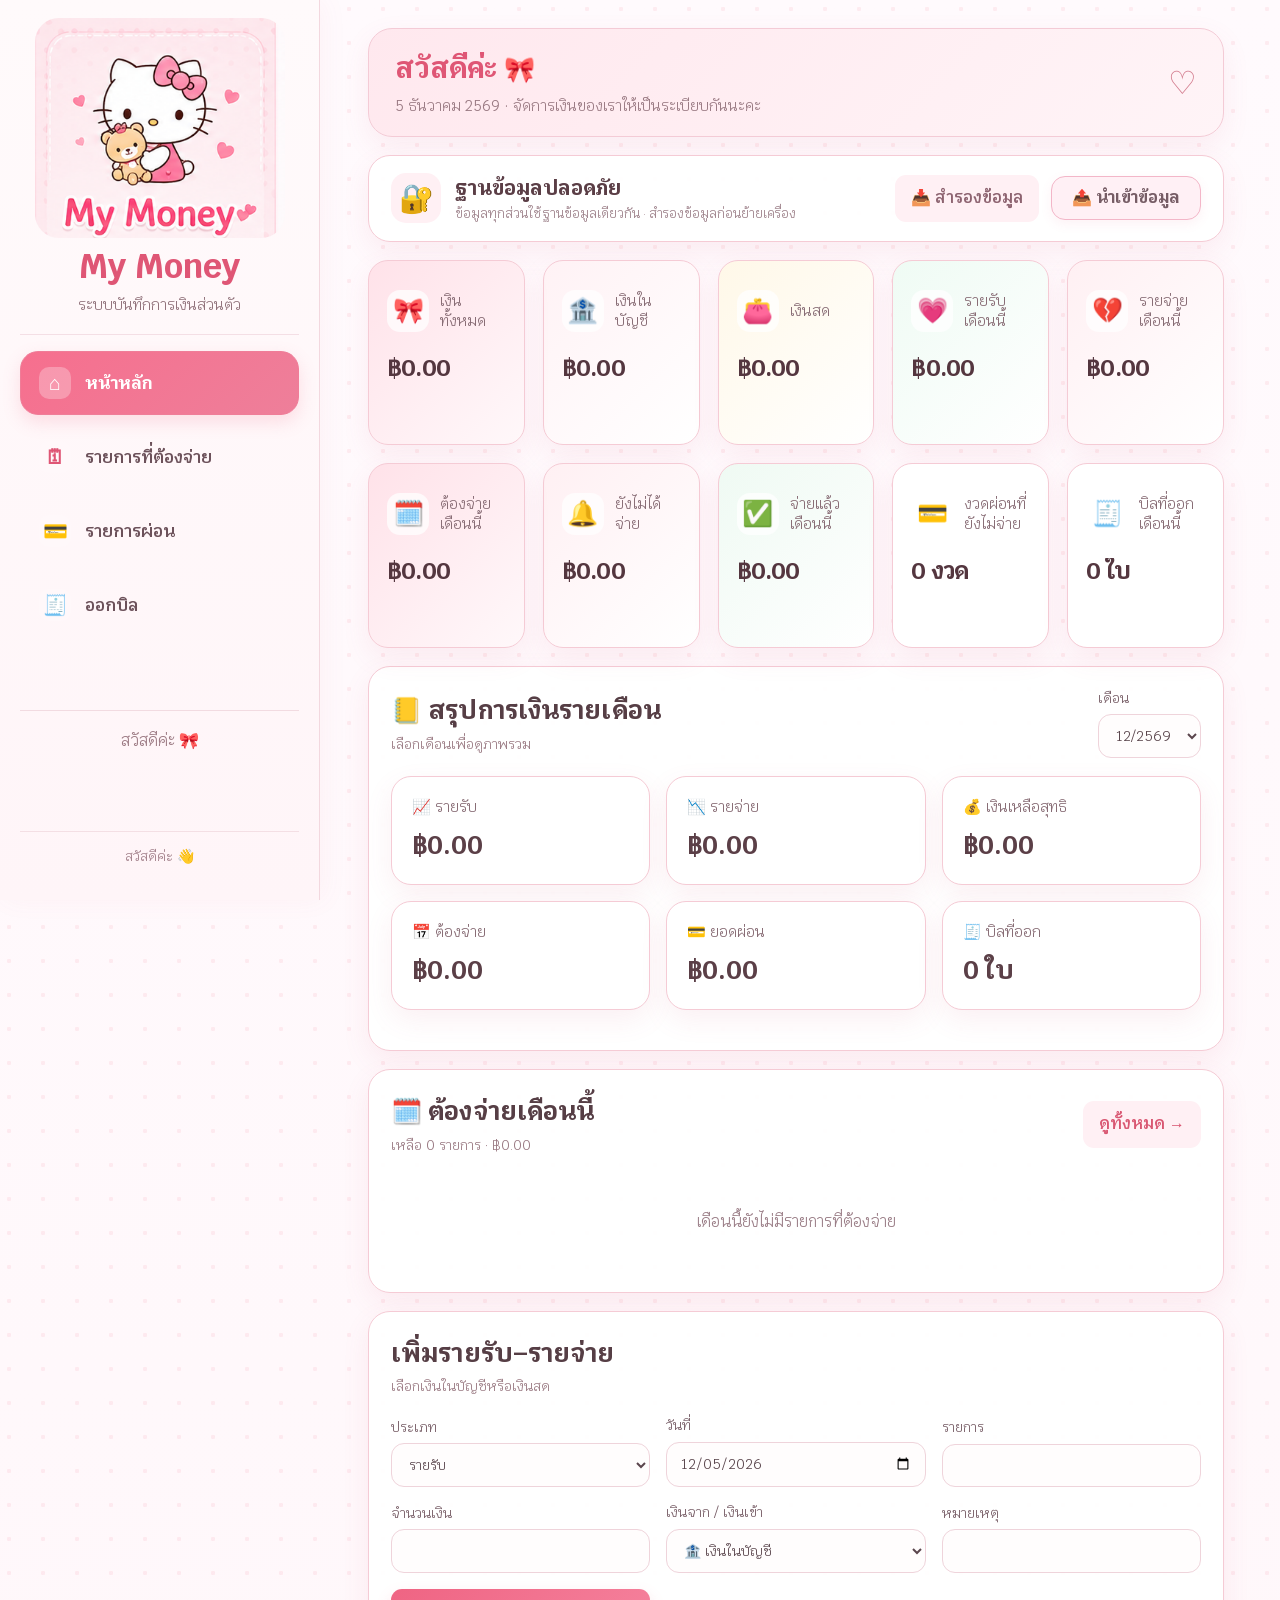
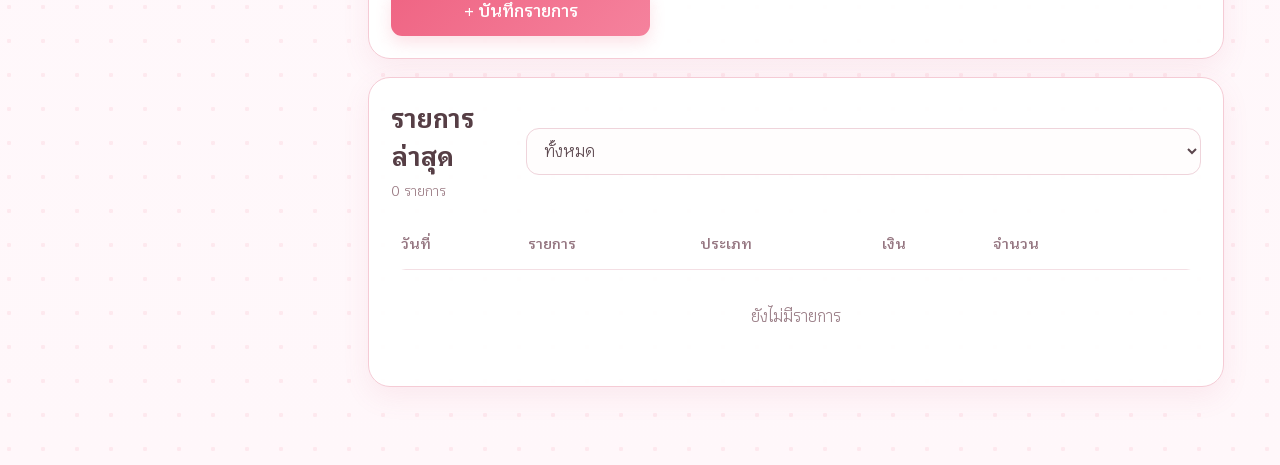
<file: index.html>
<!doctype html><html lang="th"><head><meta charset="UTF-8"><meta name="viewport" content="width=device-width,initial-scale=1"><title>My Money - หน้าหลัก</title><link rel="stylesheet" href="style.css"><link rel="manifest" href="manifest.webmanifest"><meta name="theme-color" content="#ef6f8b"></head><body><header class="topbar">
  <div class="brand">
    <img src="kitty-sidebar.png" alt="" class="brand-kitty">
    <h1>My Money</h1>
    <p>ระบบบันทึกการเงินส่วนตัว</p>
  </div>
  <nav>
    <a class="active" href="index.html"><span class="nav-icon">⌂</span><span>หน้าหลัก</span></a>
    <a href="due.html"><span class="nav-icon">🗓</span><span>รายการที่ต้องจ่าย</span></a>
    <a href="installments.html"><span class="nav-icon">💳</span><span>รายการผ่อน</span></a>
    <a href="invoice.html"><span class="nav-icon">🧾</span><span>ออกบิล</span></a>
  </nav>
  <div class="sidebar-footer">สวัสดีค่ะ <span>🎀</span></div>
</header><main class="container"><section class="page-head">
  <div>
    <h2>สวัสดีค่ะ <span>🎀</span></h2>
    <p id="todayLabel">วันนี้จัดการเงินของเราให้เป็นระเบียบกันนะคะ</p>
  </div>
  <div class="page-head-heart">♡</div>
</section><section class="panel backup-panel"><div class="backup-copy"><div class="backup-lock">🔐</div><div><strong>ฐานข้อมูลปลอดภัย</strong><div class="note">ข้อมูลทุกส่วนใช้ฐานข้อมูลเดียวกัน · สำรองข้อมูลก่อนย้ายเครื่อง</div></div></div><div class="backup-actions"><button class="undo-btn" onclick="mmBackup()">📥 สำรองข้อมูล</button><label class="restore-picker">📤 นำเข้าข้อมูล<input id="restoreFile" type="file" accept="application/json,.json" aria-label="เลือกไฟล์สำรองข้อมูล"></label></div></section><section class="cards dashboard-cards">
<div class="card balance"><span class="card-label"><i>🎀</i>เงินทั้งหมด</span><strong id="bal">฿0.00</strong></div>
<div class="card bank"><span class="card-label"><i>🏦</i>เงินในบัญชี</span><strong id="bank">฿0.00</strong></div>
<div class="card cash"><span class="card-label"><i>👛</i>เงินสด</span><strong id="cash">฿0.00</strong></div>
<div class="card income"><span class="card-label"><i>💗</i>รายรับเดือนนี้</span><strong id="inc">฿0.00</strong></div>
<div class="card expense"><span class="card-label"><i>💔</i>รายจ่ายเดือนนี้</span><strong id="exp">฿0.00</strong></div>
</section>
<section class="cards dashboard-cards">
<div class="card due"><span class="card-label"><i>🗓️</i>ต้องจ่ายเดือนนี้</span><strong id="dueTotal">฿0.00</strong></div>
<div class="card remaining"><span class="card-label"><i>🔔</i>ยังไม่ได้จ่าย</span><strong id="dueRemaining">฿0.00</strong></div>
<div class="card paid"><span class="card-label"><i>✅</i>จ่ายแล้วเดือนนี้</span><strong id="duePaid">฿0.00</strong></div>
<div class="card"><span class="card-label"><i>💳</i>งวดผ่อนที่ยังไม่จ่าย</span><strong id="installmentRemaining">0 งวด</strong></div>
<div class="card"><span class="card-label"><i>🧾</i>บิลที่ออกเดือนนี้</span><strong id="invoiceCount">0 ใบ</strong></div>
</section><section class="panel"><div class="panel-title row"><div><h2>📒 สรุปการเงินรายเดือน</h2><p>เลือกเดือนเพื่อดูภาพรวม</p></div><label style="max-width:190px">เดือน<select id="monthSummary"></select></label></div>
<div class="cards monthly-summary">
<div class="card"><span>📈 รายรับ</span><strong id="monthIncome">฿0.00</strong></div>
<div class="card"><span>📉 รายจ่าย</span><strong id="monthExpense">฿0.00</strong></div>
<div class="card"><span>💰 เงินเหลือสุทธิ</span><strong id="monthNet">฿0.00</strong></div>
<div class="card"><span>📅 ต้องจ่าย</span><strong id="monthDue">฿0.00</strong></div>
<div class="card"><span>💳 ยอดผ่อน</span><strong id="monthInstallment">฿0.00</strong></div>
<div class="card"><span>🧾 บิลที่ออก</span><strong id="monthInvoices">0 ใบ</strong></div>
</div></section>
<section class="panel" id="homeDuePanel"><div class="panel-title row"><div><h2>🗓️ ต้องจ่ายเดือนนี้</h2><p id="homeDueSubtitle">รายการที่ยังต้องชำระ</p></div><a class="status-btn" href="due.html">ดูทั้งหมด →</a></div>
<div id="homeDueList"></div><div id="homeDueEmpty" class="empty">เดือนนี้ยังไม่มีรายการที่ต้องจ่าย</div></section>
<section class="panel"><div class="panel-title"><h2>เพิ่มรายรับ–รายจ่าย</h2><p>เลือกเงินในบัญชีหรือเงินสด</p></div><form id="f" class="form-grid"><label>ประเภท<select id="type"><option value="income">รายรับ</option><option value="expense">รายจ่าย</option></select></label><label>วันที่<input id="date" type="date" required></label><label>รายการ<input id="desc" required></label><label>จำนวนเงิน<input id="amt" type="number" min="0" step=".01" required></label><label>เงินจาก / เงินเข้า<select id="account"><option value="bank">🏦 เงินในบัญชี</option><option value="cash">👛 เงินสด</option></select></label><label>หมายเหตุ<input id="note"></label><button class="primary-btn">+ บันทึกรายการ</button></form></section><section class="panel"><div class="panel-title row"><div><h2>รายการล่าสุด</h2><p id="count">0 รายการ</p></div><select id="filter"><option value="all">ทั้งหมด</option><option value="income">รายรับ</option><option value="expense">รายจ่าย</option></select></div><div class="table-wrap"><table><thead><tr><th>วันที่</th><th>รายการ</th><th>ประเภท</th><th>เงิน</th><th>จำนวน</th><th></th></tr></thead><tbody id="rows"></tbody></table></div><div id="empty" class="empty">ยังไม่มีรายการ</div></section></main><script src="storage.js"></script><script src="index.js"></script><script>document.getElementById("restoreFile").addEventListener("change",e=>{const f=e.target.files&&e.target.files[0];if(f&&typeof mmRestore==="function")mmRestore(f,()=>location.reload());else if(f)alert("ระบบนำเข้าข้อมูลยังโหลดไม่สมบูรณ์ กรุณารีเฟรชหน้าเว็บแล้วลองใหม่ค่ะ")})</script><script>if("serviceWorker" in navigator){navigator.serviceWorker.register("./sw.js").catch(()=>{});}</script></body></html>
</file>
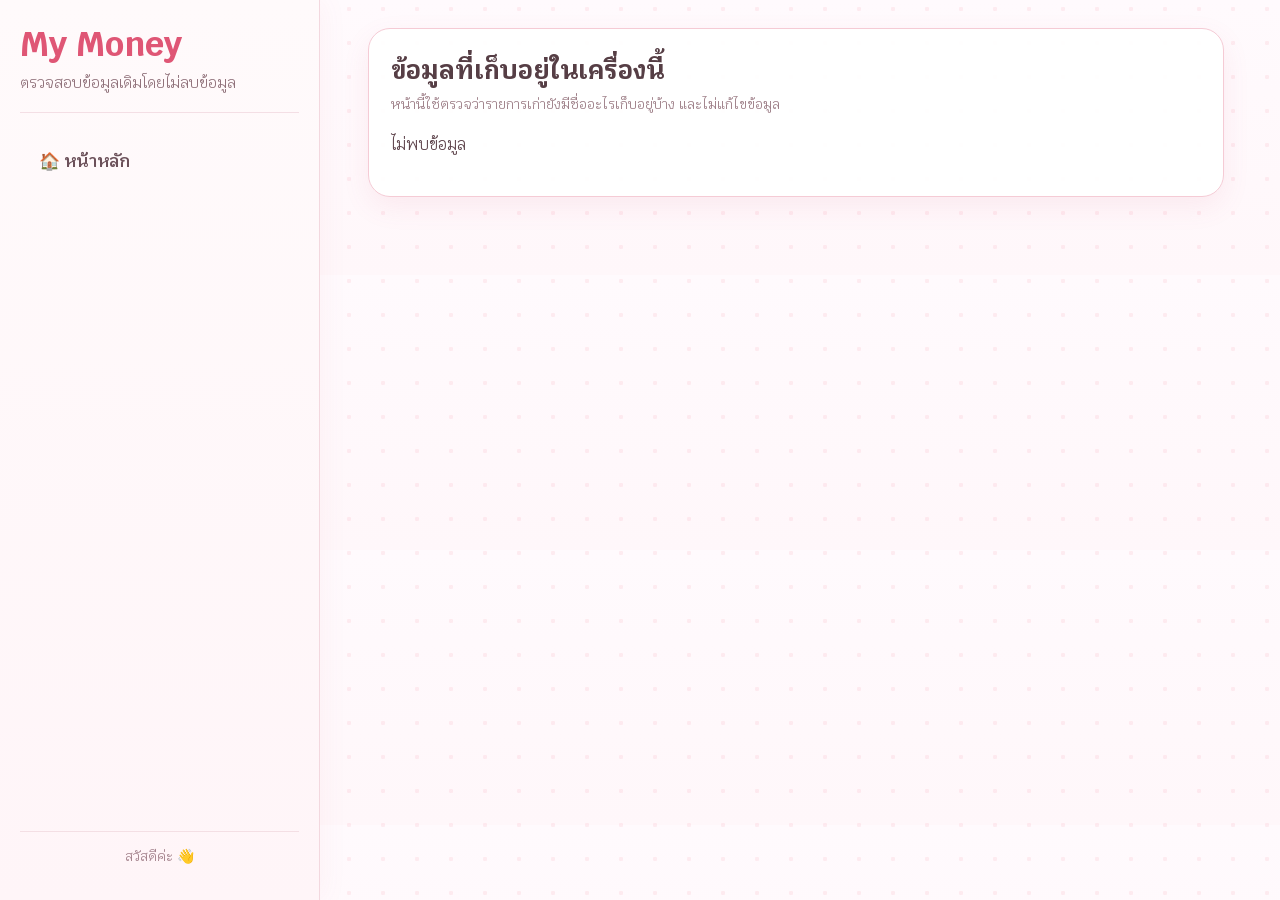
<file: diagnose.html>
<!doctype html><html lang="th"><head><meta charset="UTF-8"><meta name="viewport" content="width=device-width,initial-scale=1"><title>My Money - ตรวจข้อมูลเก่า</title><link rel="stylesheet" href="style.css"><link rel="manifest" href="manifest.webmanifest"><meta name="theme-color" content="#ef6f8b"></head><body>
<header class="topbar"><div><h1>My Money</h1><p>ตรวจสอบข้อมูลเดิมโดยไม่ลบข้อมูล</p></div><nav><a href="index.html">🏠 หน้าหลัก</a></nav></header>
<main class="container"><section class="panel"><div class="panel-title"><h2>ข้อมูลที่เก็บอยู่ในเครื่องนี้</h2><p>หน้านี้ใช้ตรวจว่ารายการเก่ายังมีชื่ออะไรเก็บอยู่บ้าง และไม่แก้ไขข้อมูล</p></div><div id="out"></div></section></main>
<script>
const a=JSON.parse(localStorage.getItem("my-money-transactions")||"[]");
const esc=v=>String(v).replaceAll("&","&amp;").replaceAll("<","&lt;").replaceAll(">","&gt;").replaceAll('"',"&quot;");
out.innerHTML=a.map((x,i)=>`<div class="panel" style="margin:10px 0"><strong>รายการ ${i+1}</strong><pre style="white-space:pre-wrap">${esc(JSON.stringify(x,null,2))}</pre></div>`).join("")||"<p>ไม่พบข้อมูล</p>";
</script><script>if("serviceWorker" in navigator){navigator.serviceWorker.register("./sw.js").catch(()=>{});}</script></body></html>
</file>
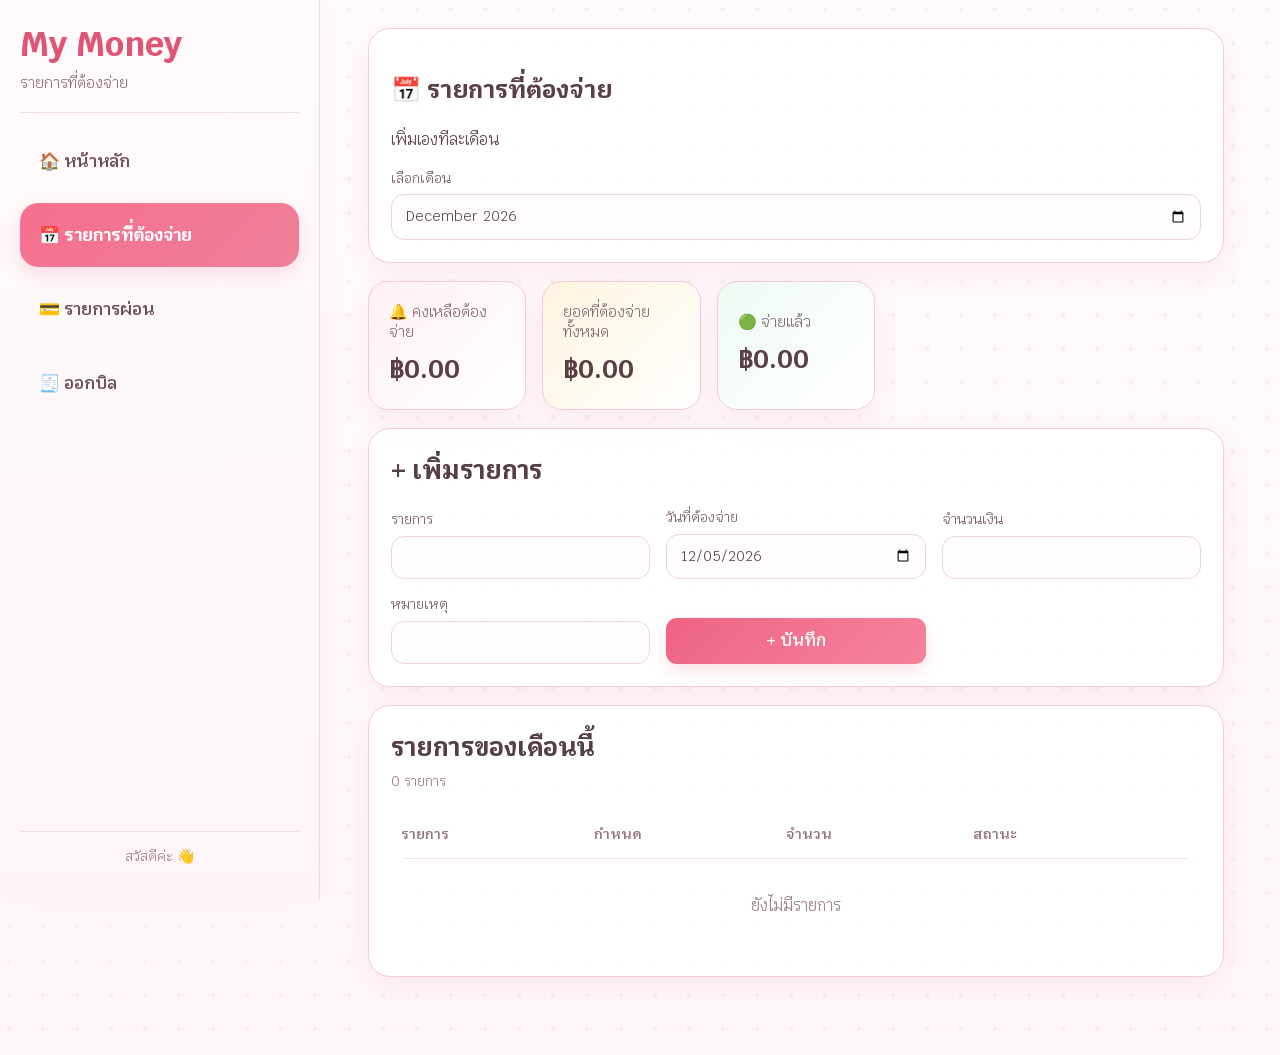
<file: due.html>
<!doctype html><html lang="th"><head><meta charset="UTF-8"><meta name="viewport" content="width=device-width,initial-scale=1"><title>My Money - รายการที่ต้องจ่าย</title><link rel="stylesheet" href="style.css"><link rel="manifest" href="manifest.webmanifest"><meta name="theme-color" content="#ef6f8b"></head><body><header class="topbar"><div><h1>My Money</h1><p>รายการที่ต้องจ่าย</p></div><nav><a href="index.html">🏠 หน้าหลัก</a><a class="active" href="due.html">📅 รายการที่ต้องจ่าย</a><a href="installments.html">💳 รายการผ่อน</a><a href="invoice.html">🧾 ออกบิล</a></nav></header><main class="container"><section class="panel month-panel"><div><h2>📅 รายการที่ต้องจ่าย</h2><p>เพิ่มเองทีละเดือน</p></div><label>เลือกเดือน<input id="month" type="month"></label></section><section class="cards"><div class="card remaining highlight"><span>🔔 คงเหลือต้องจ่าย</span><strong id="rem">฿0.00</strong></div><div class="card due"><span>ยอดที่ต้องจ่ายทั้งหมด</span><strong id="all">฿0.00</strong></div><div class="card paid"><span>🟢 จ่ายแล้ว</span><strong id="paid">฿0.00</strong></div></section><section class="panel"><div class="panel-title"><h2>+ เพิ่มรายการ</h2></div><form id="df" class="form-grid"><label>รายการ<input id="dd" required></label><label>วันที่ต้องจ่าย<input id="dte" type="date" required></label><label>จำนวนเงิน<input id="damt" type="number" min="0" step=".01" required></label><label>หมายเหตุ<input id="dn"></label><button class="primary-btn">+ บันทึก</button></form></section><section class="panel"><div class="panel-title"><h2>รายการของเดือนนี้</h2><p id="dc">0 รายการ</p></div><div class="table-wrap"><table><thead><tr><th>รายการ</th><th>กำหนด</th><th>จำนวน</th><th>สถานะ</th><th></th></tr></thead><tbody id="dr"></tbody></table></div><div id="de" class="empty">ยังไม่มีรายการ</div></section></main><script src="storage.js"></script><script src="storage.js"></script><script src="due.js"></script><script>if("serviceWorker" in navigator){navigator.serviceWorker.register("./sw.js").catch(()=>{});}</script></body></html>
</file>
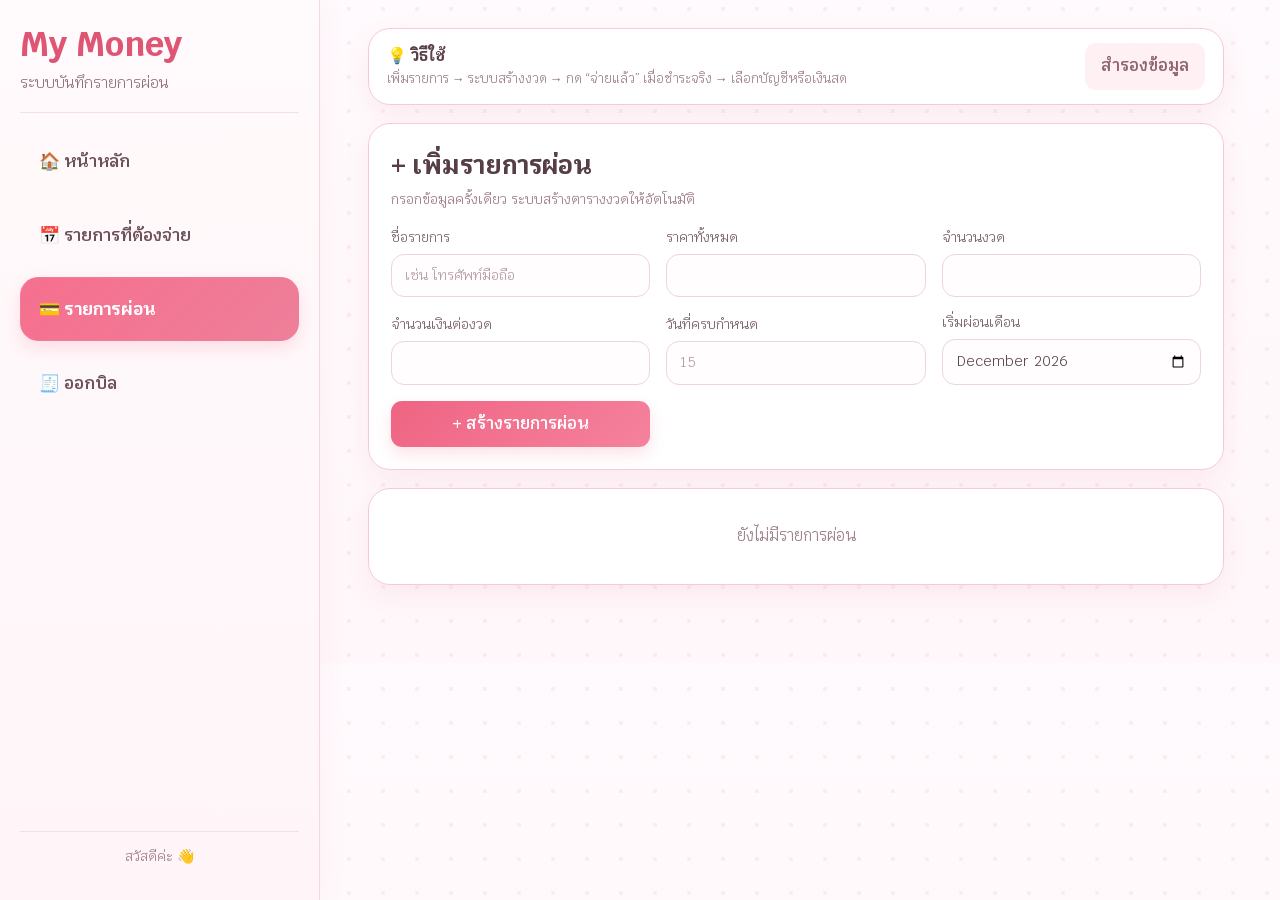
<file: installments.html>
<!doctype html><html lang="th"><head><meta charset="UTF-8"><meta name="viewport" content="width=device-width,initial-scale=1"><title>My Money - รายการผ่อน</title><link rel="stylesheet" href="style.css"><link rel="manifest" href="manifest.webmanifest"><meta name="theme-color" content="#ef6f8b"></head><body><header class="topbar"><div><h1>My Money</h1><p>ระบบบันทึกรายการผ่อน</p></div><nav><a href="index.html">🏠 หน้าหลัก</a><a href="due.html">📅 รายการที่ต้องจ่าย</a><a class="active" href="installments.html">💳 รายการผ่อน</a><a href="invoice.html">🧾 ออกบิล</a></nav></header><main class="container"><section class="panel" style="padding:14px 18px"><div style="display:flex;justify-content:space-between;align-items:center;gap:12px;flex-wrap:wrap"><div><strong>💡 วิธีใช้</strong><div class="note">เพิ่มรายการ → ระบบสร้างงวด → กด “จ่ายแล้ว” เมื่อชำระจริง → เลือกบัญชีหรือเงินสด</div></div><button class="undo-btn" onclick="mmBackup()">สำรองข้อมูล</button></div></section><section class="panel"><div class="panel-title"><h2>+ เพิ่มรายการผ่อน</h2><p>กรอกข้อมูลครั้งเดียว ระบบสร้างตารางงวดให้อัตโนมัติ</p></div><form id="f" class="form-grid"><label>ชื่อรายการ<input id="name" placeholder="เช่น โทรศัพท์มือถือ" required></label><label>ราคาทั้งหมด<input id="price" type="number" min="0" step=".01" required></label><label>จำนวนงวด<input id="terms" type="number" min="1" required></label><label>จำนวนเงินต่องวด<input id="payment" type="number" min="0" step=".01" required></label><label>วันที่ครบกำหนด<input id="day" type="number" min="1" max="31" placeholder="15" required></label><label>เริ่มผ่อนเดือน<input id="start" type="month" required></label><button class="primary-btn">+ สร้างรายการผ่อน</button></form></section><div id="list" class="installment-list"></div><div id="empty" class="empty panel">ยังไม่มีรายการผ่อน</div></main><script src="storage.js"></script><script src="installments.js"></script><script>if("serviceWorker" in navigator){navigator.serviceWorker.register("./sw.js").catch(()=>{});}</script></body></html>
</file>
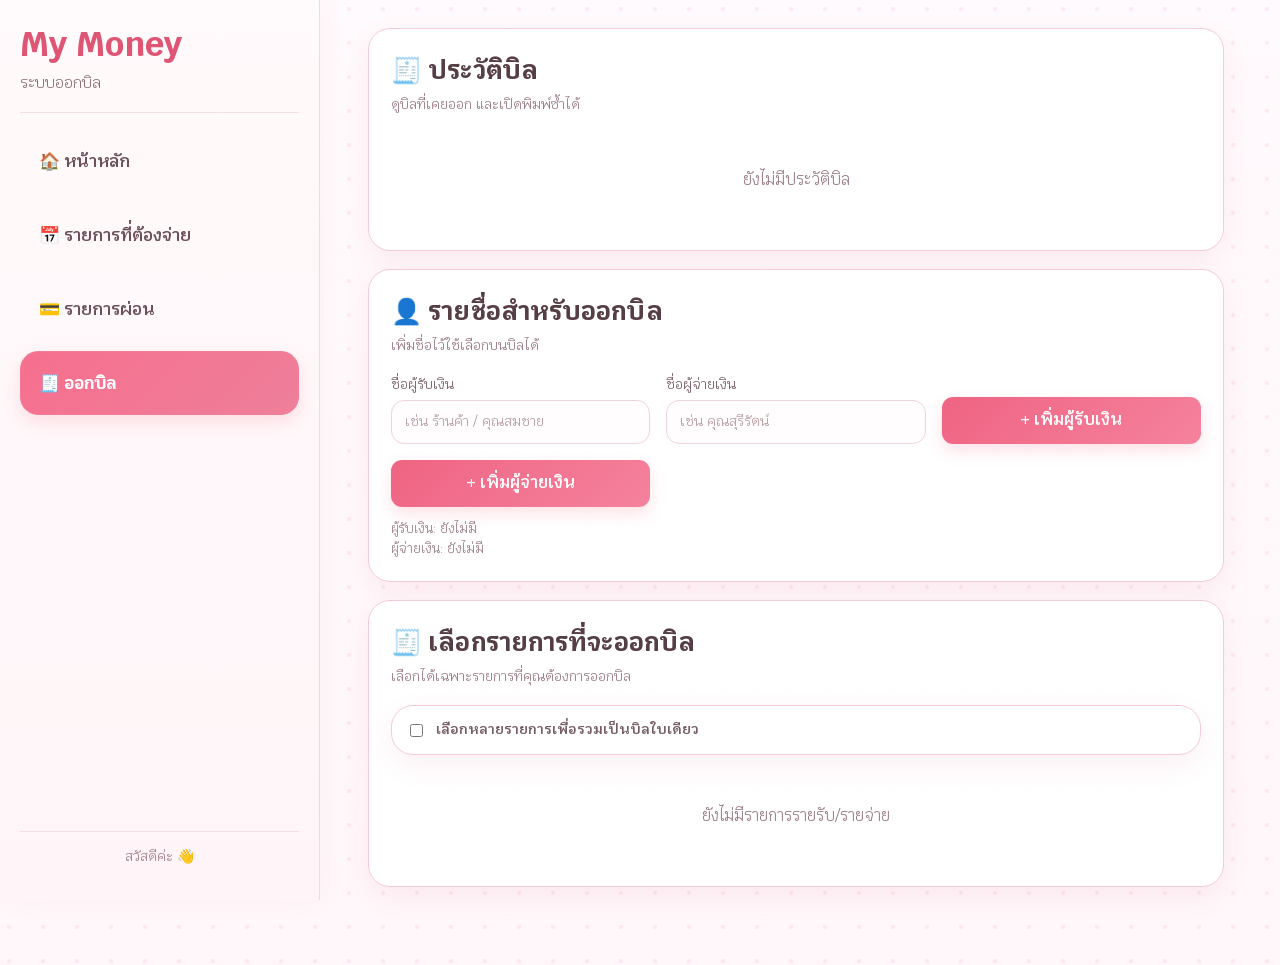
<file: invoice.html>
<!doctype html>
<html lang="th">
<head><meta charset="UTF-8"><meta name="viewport" content="width=device-width,initial-scale=1">
<title>My Money - ออกบิล</title><link rel="stylesheet" href="style.css">
<style>
.invoice-row{display:grid;grid-template-columns:1fr 140px 130px 110px;gap:12px;align-items:center;padding:14px 0;border-bottom:1px solid var(--border)}
.invoice-row:last-child{border-bottom:0}.invoice-preview{max-width:760px;margin:20px auto;border:1px solid #ddd;padding:32px;background:#fff}
.invoice-preview h2{text-align:center;margin-top:0}.invoice-meta{display:flex;justify-content:space-between;gap:20px;margin:18px 0}.invoice-total{font-size:22px;font-weight:700;text-align:right;margin-top:24px}
@media(max-width:700px){.invoice-row{grid-template-columns:1fr}.invoice-meta{flex-direction:column}}
</style><link rel="manifest" href="manifest.webmanifest"><meta name="theme-color" content="#ef6f8b"></head>
<body>
<header class="topbar"><div><h1>My Money</h1><p>ระบบออกบิล</p></div>
<nav><a href="index.html">🏠 หน้าหลัก</a><a href="due.html">📅 รายการที่ต้องจ่าย</a><a href="installments.html">💳 รายการผ่อน</a><a class="active" href="invoice.html">🧾 ออกบิล</a></nav></header>
<main class="container">
<section class="panel"><div class="panel-title"><h2>🧾 ประวัติบิล</h2><p>ดูบิลที่เคยออก และเปิดพิมพ์ซ้ำได้</p></div>
<div id="invoiceHistory"></div><div id="invoiceHistoryEmpty" class="empty">ยังไม่มีประวัติบิล</div></section>
<section class="panel"><div class="panel-title"><h2>👤 รายชื่อสำหรับออกบิล</h2><p>เพิ่มชื่อไว้ใช้เลือกบนบิลได้</p></div>
<div class="form-grid">
<label>ชื่อผู้รับเงิน<input id="receiverName" placeholder="เช่น ร้านค้า / คุณสมชาย"></label>
<label>ชื่อผู้จ่ายเงิน<input id="payerName" placeholder="เช่น คุณสุรีรัตน์"></label>
<button class="primary-btn" type="button" id="addReceiverBtn">+ เพิ่มผู้รับเงิน</button>
<button class="primary-btn" type="button" id="addPayerBtn">+ เพิ่มผู้จ่ายเงิน</button>
</div>
<div id="peopleList" class="note" style="margin-top:12px"></div></section>
<section class="panel"><div class="panel-title"><h2>🧾 เลือกรายการที่จะออกบิล</h2><p>เลือกได้เฉพาะรายการที่คุณต้องการออกบิล</p></div>
<div class="panel" style="margin:0 0 14px;padding:14px">
<label style="flex-direction:row;align-items:center;gap:10px;font-weight:600">
<input id="multiMode" type="checkbox" style="width:auto"> เลือกหลายรายการเพื่อรวมเป็นบิลใบเดียว
</label>
</div>
<div id="txList"></div><div id="emptyTx" class="empty">ยังไม่มีรายการรายรับ/รายจ่าย</div></section>
<section id="previewPanel" class="panel" style="display:none">
<div class="panel-title row"><div><h2>ตัวอย่างบิล</h2><p>ตรวจสอบก่อนพิมพ์</p></div><button class="primary-btn" onclick="printInvoice()">🖨️ พิมพ์ / บันทึก PDF</button></div>
<div class="form-grid" style="margin-bottom:16px">
<label>ผู้รับเงิน<select id="receiverSelect"></select></label>
<label>ผู้จ่ายเงิน<select id="payerSelect"></select></label>
</div>
<div id="preview" class="invoice-preview"></div></section>
</main>
<script src="storage.js"></script><script src="invoice.js"></script>
<script>if("serviceWorker" in navigator){navigator.serviceWorker.register("./sw.js").catch(()=>{});}</script></body></html>
</file>
<file: style.css>
@import url('https://fonts.googleapis.com/css2?family=Krub:wght@400;500;600;700&display=swap');

:root{
  --purple:#5a45a5;--purple2:#7864c4;--ink:#25223a;--muted:#77758a;
  --bg:#f7f8fc;--white:#fff;--line:#eceaf3;--green:#2f9b63;--red:#d9535d;
  --blue:#397dc6;--yellow:#e6a82f;--shadow:0 8px 24px rgba(54,44,96,.07);
}
*{box-sizing:border-box}
html,body{margin:0;padding:0}
body{font-family:'Krub','TH Krub',sans-serif;color:var(--ink);background:var(--bg);font-size:16px;line-height:1.55}
button,input,select,textarea{font:inherit}
a{text-decoration:none;color:inherit}

.topbar{
  position:fixed;left:0;top:0;bottom:0;width:280px;z-index:20;
  background:rgba(255,255,255,.96);border-right:1px solid var(--line);
  padding:26px 16px;display:flex;flex-direction:column;align-items:stretch;
  box-shadow:4px 0 20px rgba(40,34,80,.03)
}
.topbar>div:first-child{padding:0 14px 22px;border-bottom:1px solid var(--line);margin-bottom:16px}
.topbar h1{font-size:30px;color:var(--purple);margin:0;font-weight:700;letter-spacing:.2px}
.topbar h1::before{content:"🐷";font-size:30px;margin-right:10px;vertical-align:-2px}
.topbar p{margin:0 0 0 42px;color:var(--muted);font-size:15px}
.topbar nav{display:flex;flex-direction:column;gap:6px}
.topbar nav a{
  display:flex;align-items:center;gap:13px;padding:13px 14px;border-radius:14px;
  color:#4f4c5d;font-weight:500;transition:.15s ease
}
.topbar nav a:hover{background:#f4f1ff;color:var(--purple)}
.topbar nav a.active{background:#f1edff;color:var(--purple);font-weight:700}
.topbar::after{
  content:"สวัสดีค่ะ 👋";margin-top:auto;padding:14px;color:var(--muted);
  border-top:1px solid var(--line);font-size:14px;text-align:center
}

.container{max-width:none;margin:0;padding:36px 42px 50px 322px}
.container>.panel:first-child{margin-top:0}
.panel{
  background:var(--white);border:1px solid var(--line);border-radius:18px;
  padding:22px;box-shadow:var(--shadow);margin-bottom:18px
}
.panel-title{margin-bottom:18px}.panel-title h2{margin:0;color:var(--ink);font-size:23px;font-weight:700}
.panel-title p{margin:4px 0 0;color:var(--muted);font-size:14px}
.panel-title.row{display:flex;justify-content:space-between;align-items:center;gap:15px}

.cards{display:grid;grid-template-columns:repeat(5,minmax(0,1fr));gap:16px;margin-bottom:18px}
.card{
  background:var(--white);border:1px solid var(--line);border-radius:17px;padding:20px;
  box-shadow:var(--shadow);min-height:116px;display:flex;flex-direction:column;justify-content:center
}
.card span{color:#666477;font-size:15px}.card strong{font-size:25px;margin-top:8px;color:var(--ink)}
.card.bank{background:linear-gradient(135deg,#effaf3,#fff)}.card.cash{background:linear-gradient(135deg,#fff9e9,#fff)}
.card.balance{background:linear-gradient(135deg,#f3f0ff,#fff)}.card.income{background:linear-gradient(135deg,#f0f7ff,#fff)}
.card.expense{background:linear-gradient(135deg,#fff1f1,#fff)}
.card.due{background:linear-gradient(135deg,#fff5ee,#fff)}.card.remaining{background:linear-gradient(135deg,#fff0f0,#fff)}
.card.paid{background:linear-gradient(135deg,#effaf3,#fff)}

.form-grid{display:grid;grid-template-columns:repeat(3,minmax(0,1fr));gap:16px;align-items:end}
label{display:flex;flex-direction:column;gap:6px;color:#555266;font-size:14px}
input,select,textarea{
  width:100%;padding:11px 13px;border:1px solid #ddd9e8;border-radius:11px;
  background:#fff;color:var(--ink);outline:none
}
input:focus,select:focus,textarea:focus{border-color:var(--purple2);box-shadow:0 0 0 3px rgba(120,100,196,.12)}
.primary-btn,.status-btn,.undo-btn{
  border:0;border-radius:11px;padding:11px 16px;cursor:pointer;font-weight:600
}
.primary-btn{background:var(--purple);color:#fff}.primary-btn:hover{background:#4c3990}
.status-btn{background:#eee9ff;color:var(--purple)}.status-btn:hover{background:#e4dcff}
.undo-btn{background:#f2f0f7;color:#4e4a5b}

.table-wrap{overflow:auto}table{width:100%;border-collapse:collapse;background:#fff}
th,td{padding:13px 10px;border-bottom:1px solid var(--line);text-align:left;white-space:nowrap}
th{color:#777486;font-weight:600;font-size:14px}td{font-size:15px}
tr:hover td{background:#faf9fd}
.note{color:var(--muted);font-size:13px}
.empty{padding:35px;text-align:center;color:var(--muted)}

.invoice-row{
  display:grid;grid-template-columns:minmax(0,1fr) 140px 120px 105px;gap:14px;
  align-items:center;padding:14px 0;border-bottom:1px solid var(--line)
}
.invoice-row:last-child{border-bottom:0}
.invoice-preview{max-width:780px;margin:20px auto;border:1px solid #ddd9e8;padding:34px;background:#fff;border-radius:12px}
.invoice-preview h2{text-align:center;margin-top:0}
.bill-header{display:flex;justify-content:space-between;gap:30px;align-items:flex-start}
.bill-header h2{text-align:left}.bill-number{text-align:right}
.bill-table{width:100%;margin-top:22px}.bill-table th:last-child,.bill-table td:last-child{text-align:right}
.bill-payment{margin-top:18px}.invoice-total{font-size:22px;font-weight:700;text-align:right;border-top:2px solid #222;padding-top:15px;margin-top:25px}
.signatures{display:grid;grid-template-columns:1fr 1fr;gap:80px;margin-top:70px;text-align:center}

.monthly-summary{grid-template-columns:repeat(6,1fr)}
.dashboard-cards{margin-bottom:16px}.dashboard-cards .card{min-height:112px}.dashboard-cards .card strong{font-size:22px}
.home-due-row{grid-template-columns:minmax(0,1fr) 130px 110px 0}
.home-due-row>button{display:none}

@media(max-width:1100px){
  .cards{grid-template-columns:repeat(3,1fr)}.monthly-summary{grid-template-columns:repeat(3,1fr)}
  .container{padding-left:310px;padding-right:25px}.form-grid{grid-template-columns:repeat(2,1fr)}
}
@media(max-width:700px){
  .topbar{position:static;width:auto;height:auto;padding:14px;border-right:0;border-bottom:1px solid var(--line)}
  .topbar>div:first-child{padding:0 4px 10px;margin-bottom:8px;border-bottom:0}
  .topbar h1{font-size:24px}.topbar h1::before{font-size:24px}.topbar p{margin-left:34px}
  .topbar nav{display:grid;grid-template-columns:repeat(2,1fr)}.topbar nav a{padding:10px;font-size:14px}
  .topbar::after{display:none}.container{padding:20px 14px}
  .cards,.monthly-summary{grid-template-columns:repeat(2,1fr)}.form-grid{grid-template-columns:1fr}
  .invoice-row{grid-template-columns:1fr}.panel-title.row{align-items:flex-start;flex-direction:column}
  .bill-header{flex-direction:column}.bill-number{text-align:left}.signatures{gap:20px}
}
@media print{
  body{background:#fff}.topbar,main>.panel:first-child,.panel-title button{display:none!important}
  .invoice-preview{border:0;max-width:none;margin:0;padding:10px}
}

.delete-btn{border:0;background:#ffe5e7;color:#c8424d;border-radius:10px;padding:9px 15px;cursor:pointer;font-family:inherit;font-weight:600}
.delete-btn:hover{background:#ffd7da}

.invoice-history-card{display:grid;grid-template-columns:minmax(0,1fr) 130px auto;gap:16px;align-items:center;padding:16px 0;border-bottom:1px solid var(--line)}
.invoice-history-card:last-child{border-bottom:0}.history-main{min-width:0}.history-items{font-size:13px;color:var(--muted);margin-top:5px}.history-total{text-align:right}.history-actions{display:flex;gap:7px;flex-wrap:wrap;justify-content:flex-end}
@media(max-width:850px){.invoice-history-card{grid-template-columns:1fr}.history-total{text-align:left}.history-actions{justify-content:flex-start}}

/* ===== My Money • Cute Kitty Theme ===== */
:root{
  --purple:#e96b83;--purple2:#f39aaa;--ink:#4b3940;--muted:#8b747c;
  --bg:#fff6f8;--white:#fff;--line:#f4dfe4;--green:#58ad7b;--red:#df5b6b;
  --blue:#6ea8d8;--yellow:#e9b24d;--shadow:0 8px 24px rgba(202,91,116,.10);
}
body{
  background:
    radial-gradient(circle at 12px 12px,rgba(242,148,166,.11) 0 2px,transparent 2.5px) 0 0/34px 34px,
    #fff8fa;
  color:var(--ink);
}
.topbar{
  background:rgba(255,255,255,.97);border-right:2px solid #f7d8df;
}
.topbar h1{color:#e35f79;font-weight:700}
.topbar h1::before{content:"🎀";font-size:27px;margin-right:8px}
.topbar p{color:#9a7d86}
.topbar nav a{color:#6d555e}
.topbar nav a:hover{background:#fff0f3;color:#dc5b75}
.topbar nav a.active{
  background:linear-gradient(135deg,#ffe3e9,#fff1f4);
  color:#d95772;box-shadow:inset 0 0 0 1px #f7ccd5
}
.topbar::after{color:#a17e88}

.container{padding-top:34px}
.panel,.card{
  border:1px solid #f2dce2;
  box-shadow:0 8px 24px rgba(206,91,119,.08);
}
.panel{border-radius:22px}
.card{border-radius:20px}
.panel-title h2{color:#513b42}
.panel-title h2::first-letter{color:#e85e79}
.card span{color:#8a6c76}
.card strong{color:#4b3940}

.dashboard-cards .card:first-child{
  background:linear-gradient(135deg,#ffe2e9,#fff8fa);
  position:relative;overflow:hidden
}
.dashboard-cards .card:first-child::after{
  content:"🎀";position:absolute;right:15px;top:10px;font-size:25px;opacity:.7
}
.card.bank{background:linear-gradient(135deg,#fff0f3,#fff)}
.card.cash{background:linear-gradient(135deg,#fff7df,#fff)}
.card.income{background:linear-gradient(135deg,#effaf4,#fff)}
.card.expense{background:linear-gradient(135deg,#fff0f2,#fff)}
.card.due{background:linear-gradient(135deg,#fff5df,#fff)}
.card.remaining{background:linear-gradient(135deg,#ffe9ec,#fff)}
.card.paid{background:linear-gradient(135deg,#eefaf3,#fff)}

input,select,textarea{
  border-color:#edd4da;border-radius:13px;background:#fffdfd
}
input:focus,select:focus,textarea:focus{
  border-color:#ef8fa1;box-shadow:0 0 0 3px rgba(239,143,161,.13)
}
.primary-btn{
  background:linear-gradient(135deg,#e85f79,#f28ca0);
  box-shadow:0 5px 12px rgba(220,87,113,.18)
}
.primary-btn:hover{background:#d9516c}
.status-btn{background:#fff0f3;color:#d65a73}
.status-btn:hover{background:#ffe2e8}
.delete-btn{background:#fff0f1;color:#cf4c5e}
.undo-btn{background:#f8edf0;color:#765b64}

th{color:#957681}
tr:hover td{background:#fff8fa}
.invoice-row{border-bottom-color:#f4e1e5}
.invoice-history-card{border-bottom-color:#f4e1e5}

.invoice-preview{
  border-color:#f0d5dc;border-radius:20px;
  background:
    radial-gradient(circle at 8px 8px,rgba(239,119,141,.08) 0 1.5px,transparent 2px) 0 0/24px 24px,
    #fff
}
.bill-header h2{color:#d95772}
.bill-number strong{color:#d95772}
.invoice-total{border-top-color:#efb5c0;color:#d95772}
.signatures strong{color:#76545d}

.home-due-row strong{color:#4d3940}
.empty{color:#a17f89}

/* little decorative ribbon separators */
.panel-title{position:relative}
.panel-title h2{letter-spacing:.1px}

.kitty-welcome{
  background:linear-gradient(135deg,#ffdfe7,#fff2f5);
  border:1px solid #f3cbd4;border-radius:22px;padding:16px 20px;
  margin-bottom:18px;display:flex;justify-content:space-between;align-items:center;
  box-shadow:0 7px 18px rgba(213,91,117,.08)
}
.kitty-welcome strong{font-size:20px;color:#d95672;margin-right:12px}
.kitty-welcome span{color:#8b6b75;font-size:14px}
.kitty-heart{font-size:25px!important;color:#e45e79!important}
@media(max-width:700px){.kitty-welcome{padding:14px;gap:10px}.kitty-welcome strong{display:block;margin:0 0 2px}}

/* ===== V32: unified typography colors ===== */
body{color:#5b464d}
.panel-title h2,
.panel h2,
.panel h3{color:#5b3f47 !important}
.panel-title p,
.note,
.empty{color:#9a7d86 !important}
label{color:#765c65 !important}
input,select,textarea{color:#5b464d !important}
input::placeholder,textarea::placeholder{color:#b69ba3}
.card span{color:#866a73 !important}
.card strong{color:#5b3f47 !important}
table th{color:#957681 !important}
table td{color:#5b464d}
.topbar h1{color:#e35f79 !important}
.topbar p{color:#9a7d86 !important}
.topbar nav a{color:#765c65 !important}
.topbar nav a.active,.topbar nav a:hover{color:#d95772 !important}
.topbar::after{color:#a17f89 !important}
.kitty-welcome strong{color:#d95772 !important}
.kitty-welcome span{color:#8f7079 !important}
.bill-header h2,.bill-number strong{color:#d95772 !important}

/* Remove the old "first letter is pink" effect. */
.panel-title h2::first-letter{color:inherit !important}

/* Keep semantic money colors only where they convey meaning. */
.amount-income{color:#329766 !important}
.amount-expense{color:#d95b68 !important}

/* ===== V33: emoji spacing + no overlap ===== */
.topbar nav a{display:flex;align-items:center;gap:12px}
.topbar nav a::first-letter{font-size:20px}
.card span{display:flex;align-items:center;gap:9px;line-height:1.35}
.card span::first-letter{font-size:20px}
.panel-title h2{display:flex;align-items:center;gap:9px}
.panel-title h2::first-letter{font-size:22px}
label{line-height:1.4}
label::first-letter{font-size:18px}
.kitty-welcome{gap:12px}
.kitty-welcome strong{display:inline-flex;align-items:center;gap:8px}
.kitty-welcome strong::first-letter{font-size:20px}
.invoice-row span,.status,.status-btn,.primary-btn,.delete-btn,.undo-btn{
  white-space:nowrap
}
/* Emoji in the latest-transaction text should never be positioned absolutely. */
.invoice-row>*{position:relative}
.dashboard-cards .card:first-child::after{display:none}

/* ===== V34: homepage visual refresh to match the provided reference ===== */
:root{
  --kitty-pink:#f36f8e;--kitty-pink-dark:#df5675;--kitty-pale:#fff0f4;
  --kitty-border:#f5cbd5;--kitty-text:#5b4048;--kitty-muted:#9a7a83;
  --kitty-shadow:0 10px 28px rgba(214,91,118,.09);
}
body{
  background:
    radial-gradient(circle at 9px 9px,rgba(245,145,165,.14) 0 2px,transparent 2.4px) 0 0/34px 34px,
    linear-gradient(180deg,#fffafd 0%,#fff7fa 100%);
  color:var(--kitty-text);
}
.topbar{
  width:320px;padding:18px 20px;background:linear-gradient(180deg,#fffafb 0%,#fff5f8 100%);
  border-right:1px solid #f3d8df;box-shadow:4px 0 25px rgba(214,91,118,.05)
}
.topbar>div:first-child{padding:0 0 18px;margin:0 0 16px;border-bottom:1px solid #f4dfe5}
.topbar .brand{text-align:center}
.brand-kitty{
  width:250px;height:220px;object-fit:cover;object-position:center top;
  display:block;margin:0 auto 2px;border-radius:24px;
}
.topbar h1{font-size:34px;color:var(--kitty-pink-dark)!important;letter-spacing:.1px}
.topbar h1::before{display:none}
.topbar p{margin:0;color:#8f7079!important;font-size:15px}
.topbar nav{gap:10px}
.topbar nav a{
  min-height:64px;padding:13px 18px;border-radius:18px;border:1px solid transparent;
  font-size:17px;font-weight:600;color:#6c515a!important;gap:14px
}
.topbar nav a:hover{background:#fff0f4;border-color:#f5d1da;color:var(--kitty-pink-dark)!important}
.topbar nav a.active{
  background:linear-gradient(135deg,#f66f8e,#ee7f9a)!important;color:#fff!important;
  border-color:#ef7d98;box-shadow:0 7px 18px rgba(238,100,130,.18)
}
.nav-icon{
  width:32px;height:32px;display:inline-flex;align-items:center;justify-content:center;
  flex:0 0 32px;border-radius:10px;background:#fff8fa;color:var(--kitty-pink-dark);
  font-size:20px;line-height:1
}
.topbar nav a.active .nav-icon{background:rgba(255,255,255,.28);color:#fff}
.sidebar-footer{
  margin-top:auto;border-top:1px solid #f2dbe1;padding:18px 10px 4px;
  text-align:center;color:#9b7982;font-size:16px
}
.container{padding:28px 56px 60px 368px}
.page-head{
  min-height:96px;padding:18px 26px;margin-bottom:18px;border:1px solid #f4cbd6;
  border-radius:24px;background:linear-gradient(135deg,#ffe8ee,#fff4f7);
  display:flex;align-items:center;justify-content:space-between;box-shadow:var(--kitty-shadow)
}
.page-head h2{margin:0;color:var(--kitty-pink-dark);font-size:28px}
.page-head h2 span{font-size:25px}
.page-head p{margin:4px 0 0;color:var(--kitty-muted);font-size:15px}
.page-head-heart{font-size:32px;color:#d27a8c}

.panel,.card{border-color:var(--kitty-border);box-shadow:var(--kitty-shadow)}
.panel{border-radius:22px;background:rgba(255,255,255,.96)}
.backup-panel{
  display:flex;align-items:center;justify-content:space-between;gap:20px;
  padding:17px 22px!important
}
.backup-copy{display:flex;align-items:center;gap:14px}
.backup-copy strong{font-size:20px;color:#5b3e46}
.backup-lock{
  width:50px;height:50px;border-radius:15px;background:#fff0f4;
  display:flex;align-items:center;justify-content:center;font-size:28px
}
.backup-actions{display:flex;align-items:center;gap:16px}
.restore-label{
  display:flex!important;flex-direction:row!important;align-items:center!important;
  gap:10px!important;white-space:nowrap
}
.restore-label input{width:260px!important}

.cards.dashboard-cards{gap:18px;margin-bottom:18px}
.dashboard-cards .card{
  min-height:144px;padding:20px 22px;border-radius:20px;justify-content:center
}
.card-label{
  display:flex!important;align-items:center!important;gap:11px!important;
  color:#6f555e!important;font-size:16px!important;line-height:1.35!important
}
.card-label i{
  width:42px;height:42px;display:inline-flex;align-items:center;justify-content:center;
  border-radius:13px;background:rgba(255,255,255,.75);font-style:normal;
  font-size:25px;flex:0 0 42px
}
.dashboard-cards .card strong{font-size:28px;margin-top:11px;color:#54363f!important}
.card.balance{background:linear-gradient(135deg,#ffe9ef,#fff)}
.card.bank{background:linear-gradient(135deg,#fff2f5,#fff)}
.card.cash{background:linear-gradient(135deg,#fff8e8,#fff)}
.card.income{background:linear-gradient(135deg,#effbf4,#fff)}
.card.expense{background:linear-gradient(135deg,#fff0f3,#fff)}
.card.due{background:linear-gradient(135deg,#fff4df,#fff)}
.card.remaining{background:linear-gradient(135deg,#fff0f3,#fff)}
.card.paid{background:linear-gradient(135deg,#effaf3,#fff)

}
.monthly-summary{grid-template-columns:repeat(3,1fr)!important}
.monthly-summary .card{min-height:105px}
.monthly-summary .card-label i{width:34px;height:34px;flex-basis:34px;font-size:19px}

.panel-title h2{font-size:25px;color:#563e45!important}
.panel-title p{color:#9a7a83!important}
input,select,textarea{border-color:#efd4db;border-radius:13px}
.primary-btn{
  background:linear-gradient(135deg,#ef6483,#f5829d);
  box-shadow:0 7px 16px rgba(236,92,124,.18)
}
.status-btn{background:#fff0f4;color:#d95772}
.undo-btn{background:#fff0f4;color:#8d6370}
.table-wrap{border-radius:15px}
th{color:#967580!important}
tr:hover td{background:#fff7f9}
.delete-btn{background:#fff0f2;color:#ce5064}

@media(max-width:1100px){
  .topbar{width:270px}.container{padding-left:298px;padding-right:24px}
  .backup-panel{align-items:flex-start;flex-direction:column}.backup-actions{width:100%}
}
@media(max-width:700px){
  .topbar{width:auto;padding:12px;position:static}.brand-kitty{width:180px;height:150px}
  .topbar nav{display:grid;grid-template-columns:1fr 1fr}.topbar nav a{min-height:52px;font-size:14px}
  .container{padding:14px}.page-head{padding:16px}.page-head h2{font-size:23px}
  .backup-actions{flex-direction:column;align-items:stretch}.restore-label{justify-content:space-between}
  .restore-label input{width:180px!important}.monthly-summary{grid-template-columns:repeat(2,1fr)!important}
}

/* ===== V35: dashboard card sizing fix ===== */
.dashboard-cards{
  grid-template-columns:repeat(5,minmax(0,1fr));
  gap:18px;
}
.dashboard-cards .card{
  min-width:0;
  min-height:185px;
  padding:24px 22px;
  overflow:hidden;
  justify-content:flex-start;
}
.dashboard-cards .card span{
  display:flex;
  align-items:flex-start;
  gap:12px;
  min-height:58px;
  font-size:17px !important;
  line-height:1.35;
  white-space:normal;
  overflow-wrap:break-word;
}
.dashboard-cards .card strong{
  display:block;
  width:100%;
  margin-top:15px;
  font-size:27px !important;
  line-height:1.15;
  white-space:nowrap;
  letter-spacing:-0.6px;
  overflow:hidden;
  text-overflow:clip;
}
@media(max-width:1350px){
  .dashboard-cards .card{padding:21px 18px}
  .dashboard-cards .card span{font-size:15px !important}
  .dashboard-cards .card strong{font-size:23px !important;letter-spacing:-.8px}
}
@media(max-width:1150px){
  .dashboard-cards{grid-template-columns:repeat(3,minmax(0,1fr))}
  .dashboard-cards .card strong{font-size:26px !important}
}
@media(max-width:760px){
  .dashboard-cards{grid-template-columns:repeat(2,minmax(0,1fr))}
  .dashboard-cards .card{min-height:155px}
  .dashboard-cards .card strong{font-size:23px !important}
}

/* ===== V37: safe data transfer UI ===== */
.backup-panel{gap:18px}
.backup-actions{display:flex;align-items:center;gap:12px;flex-wrap:wrap}
.restore-label{cursor:pointer}
.restore-label input{display:none}
.backup-actions button,.backup-actions .restore-label{min-height:44px;display:inline-flex;align-items:center;justify-content:center}
@media(max-width:700px){
  .backup-actions{width:100%}
  .backup-actions button,.backup-actions .restore-label{flex:1}
}

/* V38: reliable restore picker */
.restore-btn{min-height:44px;padding:0 20px;border:1px solid #f3b6c8;border-radius:14px;background:#fff0f5;color:#7a3348;font:inherit;font-weight:700;cursor:pointer;box-shadow:0 4px 12px rgba(232,93,126,.08)}
.restore-file-input{position:absolute!important;width:1px!important;height:1px!important;opacity:0!important;pointer-events:none!important}
@media(max-width:700px){.backup-actions .restore-btn{width:100%}}

/* V39: native file picker via label - no JS click dependency */
.restore-picker{min-height:44px;padding:0 20px;border:1px solid #f3b6c8;border-radius:14px;background:#fff0f5;color:#7a3348;font:inherit;font-weight:700;cursor:pointer;box-shadow:0 4px 12px rgba(232,93,126,.08);display:inline-flex;align-items:center;justify-content:center;position:relative;overflow:hidden}
.restore-picker input{position:absolute;inset:0;width:100%;height:100%;opacity:0;cursor:pointer}
@media(max-width:700px){.backup-actions .restore-picker{width:100%}}
</file>
